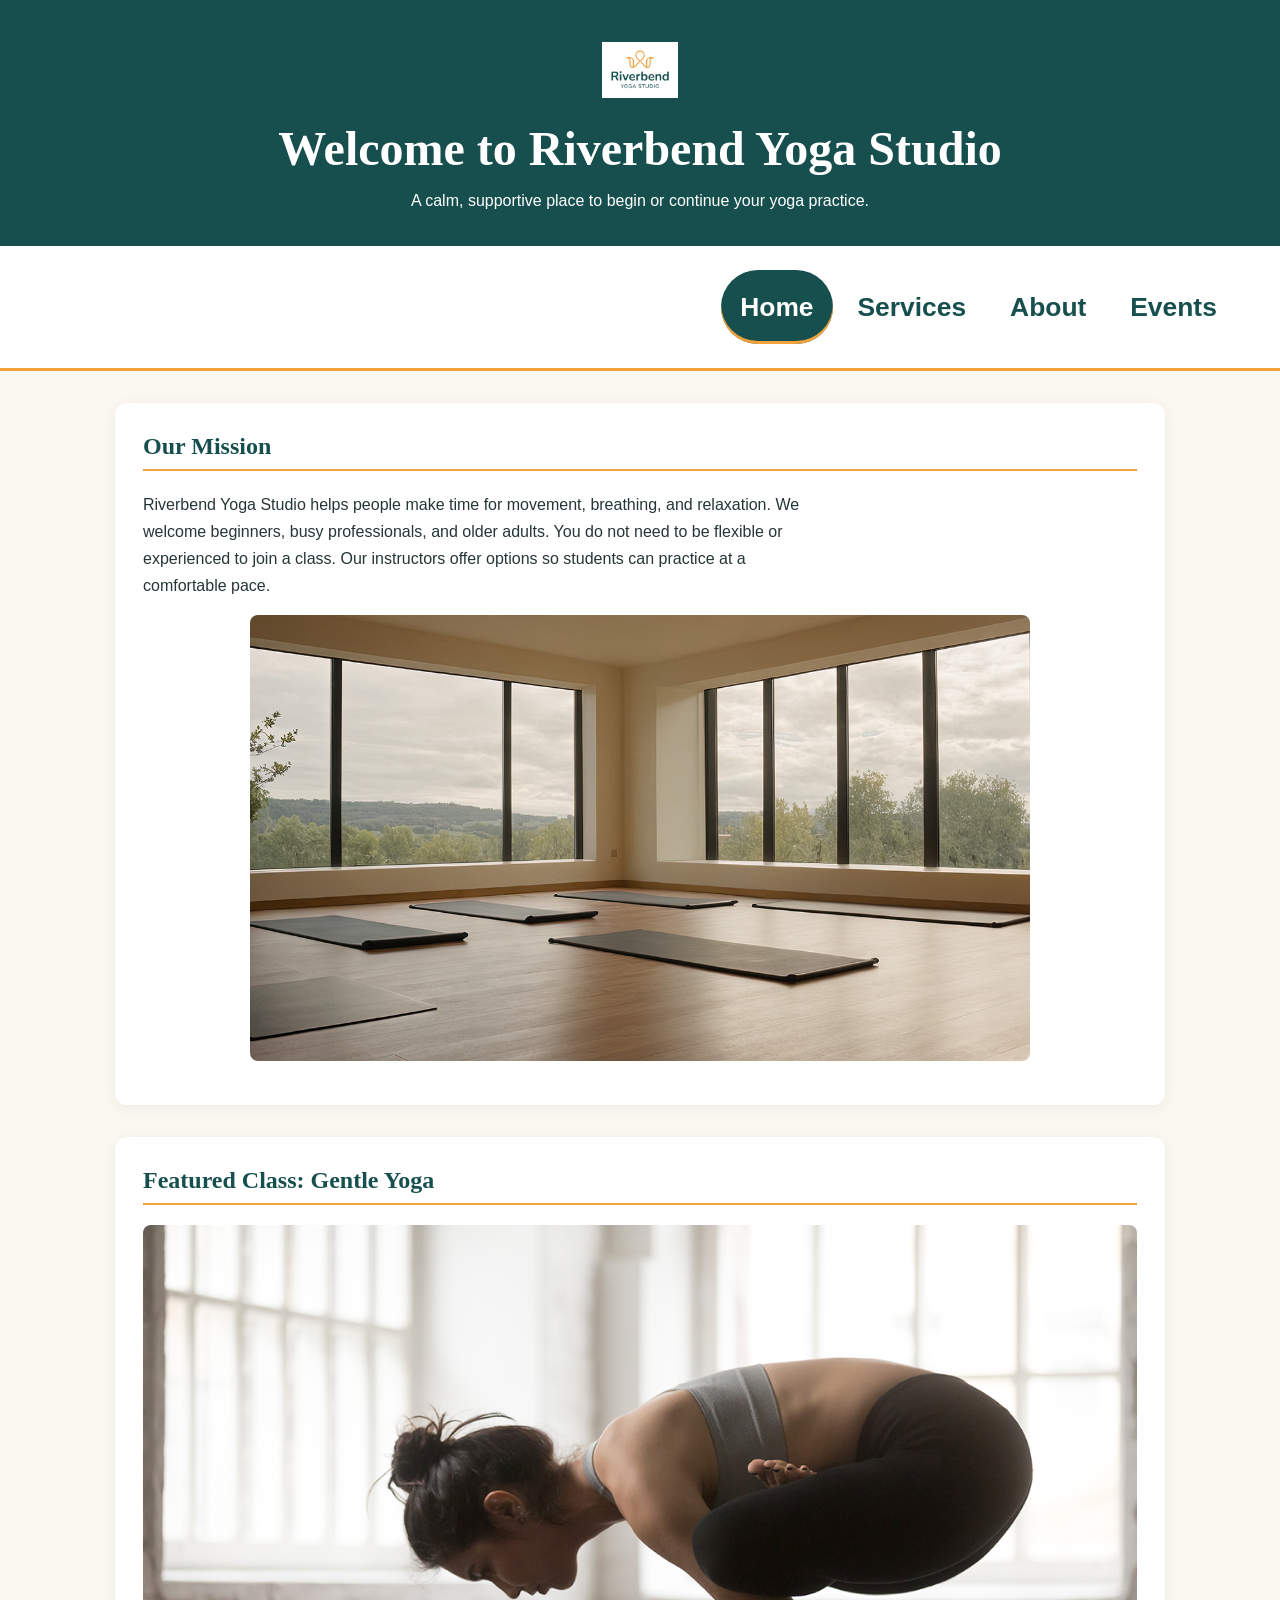
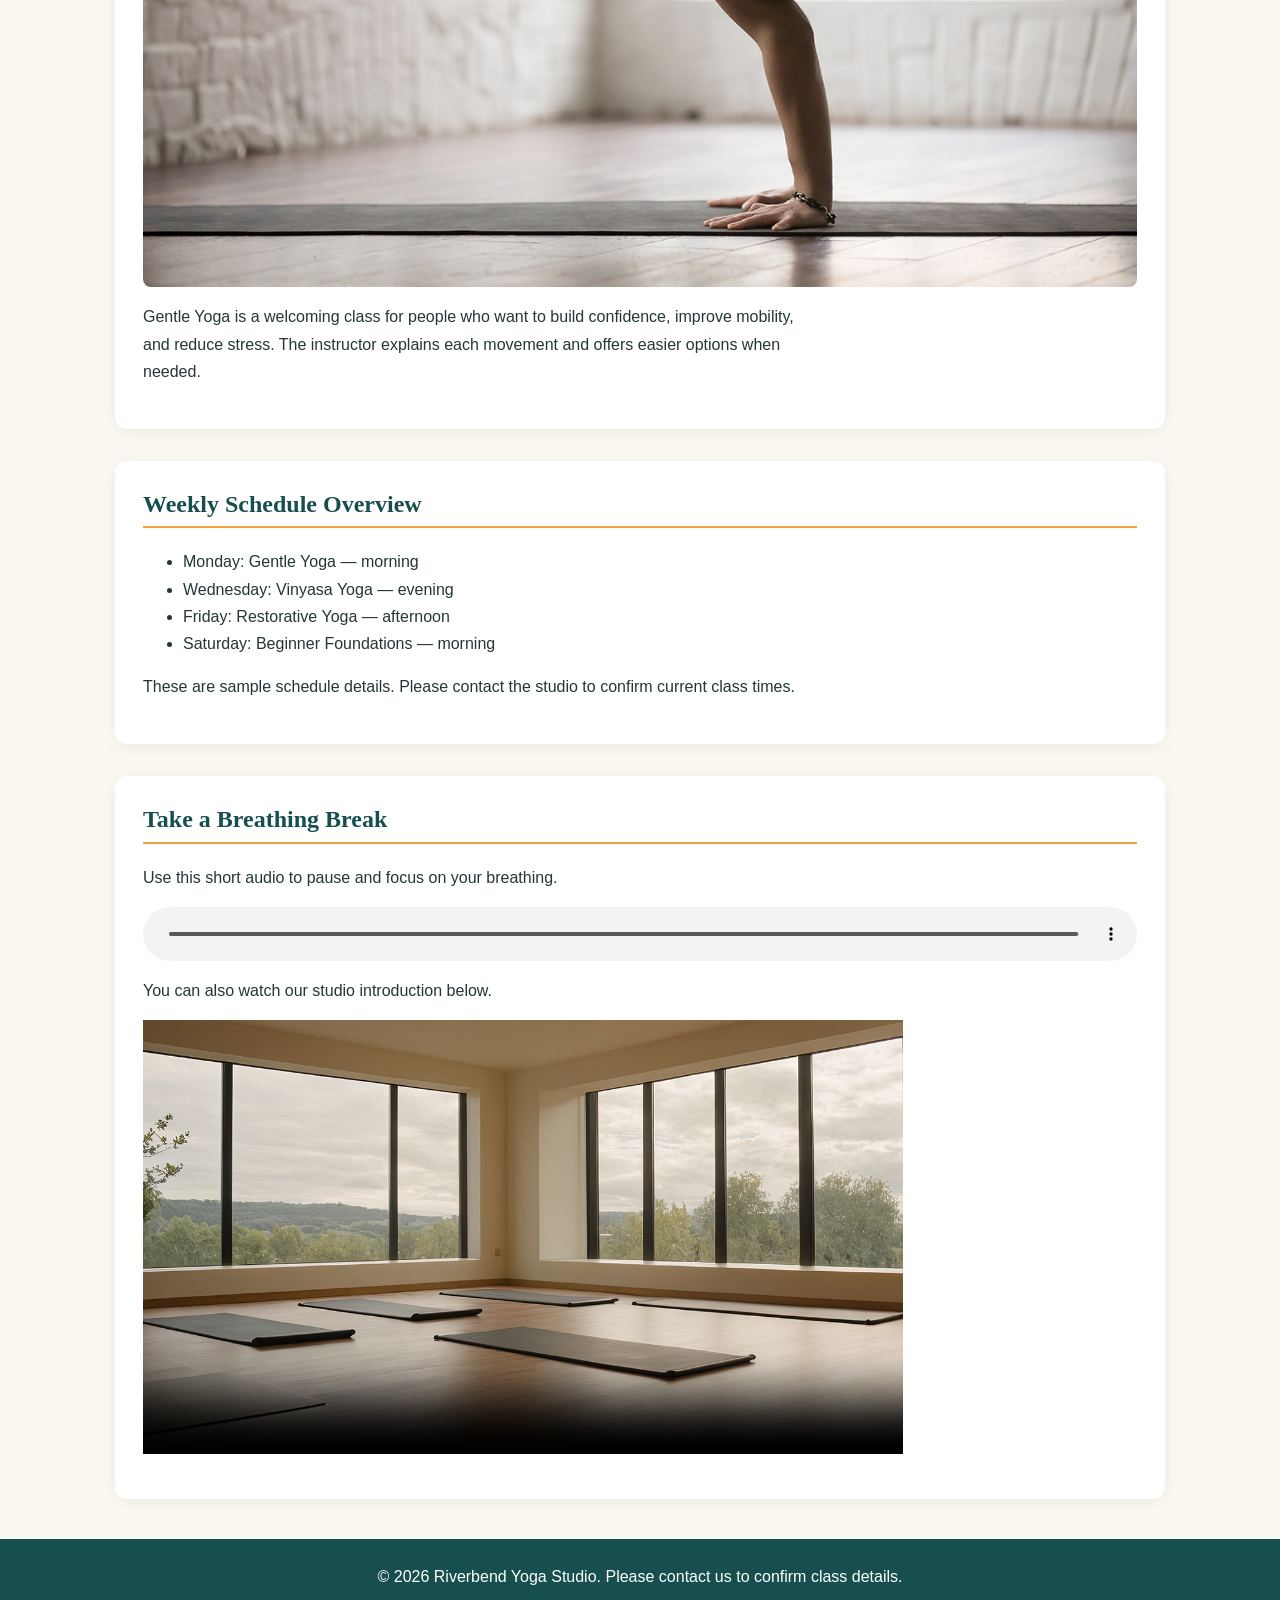
<file: index.html>
<!DOCTYPE html>
<html lang="en">
<head>
    <meta charset="UTF-8">
    <meta name="viewport" content="width=device-width, initial-scale=1.0">
    <title>Riverbend Yoga Studio | Home</title>
    <link rel="stylesheet" href="styles.css">
</head>
<body>
    <header>
        <img class="studio-logo" src="images/yoga-logo_c.png" alt="Riverbend Yoga Studio logo">
        <h1>Welcome to Riverbend Yoga Studio</h1>
        <p>A calm, supportive place to begin or continue your yoga practice.</p>
    </header>

    <nav aria-label="Main navigation">
        <ul>
            <li><a href="index.html" aria-current="page">Home</a></li>
            <li><a href="services.html">Services</a></li>
            <li><a href="about.html">About</a></li>
            <li><a href="events.html">Events</a></li>
        </ul>
    </nav>

    <main>
        <section>
            <h2>Our Mission</h2>
            <p>Riverbend Yoga Studio helps people make time for movement, breathing, and relaxation. We welcome beginners, busy professionals, and older adults. You do not need to be flexible or experienced to join a class. Our instructors offer options so students can practice at a comfortable pace.</p>
            <img src="images/yoga-studio_c.png" alt="A quiet yoga studio with mats arranged near large windows">
        </section>

        <section>
            <h2>Featured Class: Gentle Yoga</h2>
            <picture>
                <source media="(max-width: 600px)" srcset="images/yoga-feature-small_c.png">
                <source media="(min-width: 601px)" srcset="images/yoga-feature-large_c.png">
                <img src="images/yoga-feature-large_c.png" alt="A yoga student balancing carefully on her hands on a mat">
            </picture>
            <p>Gentle Yoga is a welcoming class for people who want to build confidence, improve mobility, and reduce stress. The instructor explains each movement and offers easier options when needed.</p>
        </section>

        <section>
            <h2>Weekly Schedule Overview</h2>
            <ul>
                <li>Monday: Gentle Yoga — morning</li>
                <li>Wednesday: Vinyasa Yoga — evening</li>
                <li>Friday: Restorative Yoga — afternoon</li>
                <li>Saturday: Beginner Foundations — morning</li>
            </ul>
            <p>These are sample schedule details. Please contact the studio to confirm current class times.</p>
        </section>

        <section>
            <h2>Take a Breathing Break</h2>
            <p>Use this short audio to pause and focus on your breathing.</p>
            <audio controls>
                <source src="images/yoga-breathing_c.mp3" type="audio/mpeg">
                Your browser does not support the audio element. Please contact Riverbend Yoga Studio for an alternative breathing exercise.
            </audio>
            <p>You can also watch our studio introduction below.</p>
            <video controls width="480" poster="images/yoga-studio_c.png">
                <source src="images/yoga-intro_c.mp4" type="video/mp4">
                Your browser does not support this video. Please contact us for information about the studio.
            </video>
        </section>
    </main>

    <footer>
        <p>&copy; 2026 Riverbend Yoga Studio. Please contact us to confirm class details.</p>
    </footer>
</body>
</html>
</file>
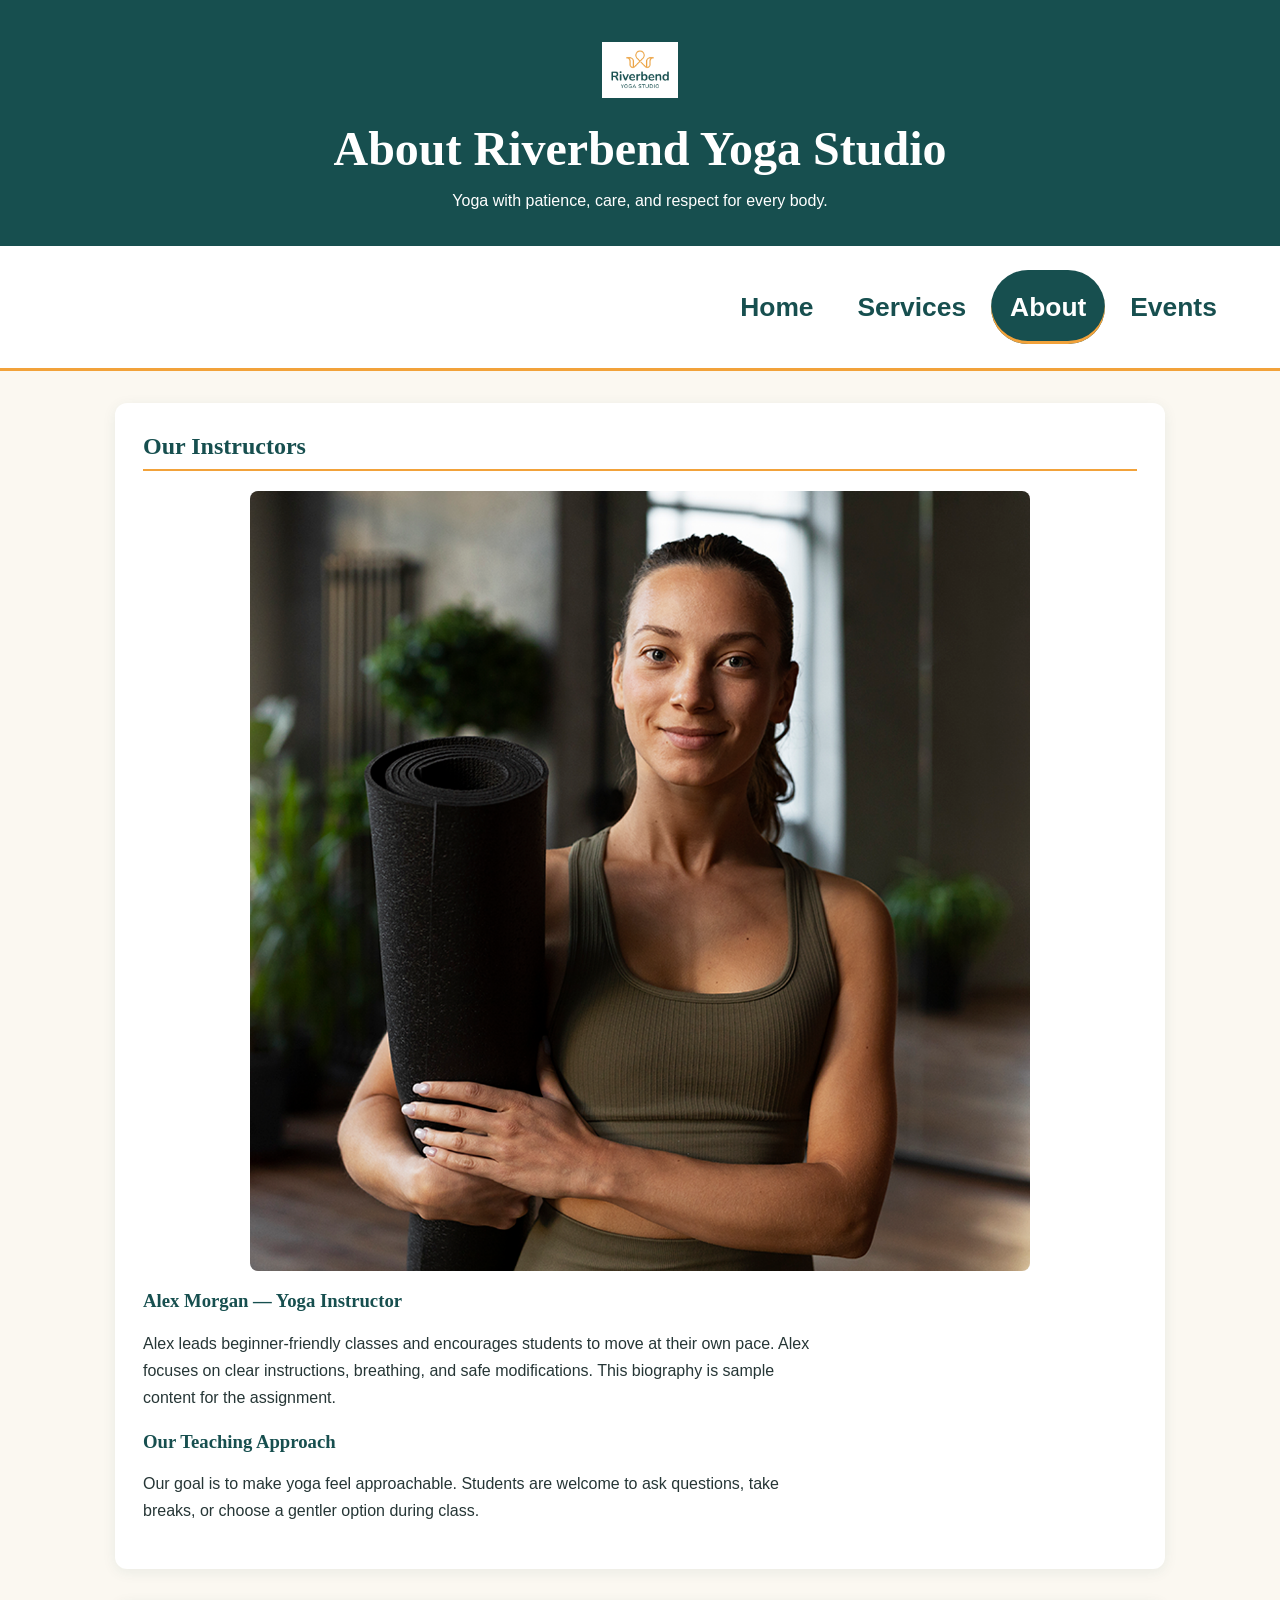
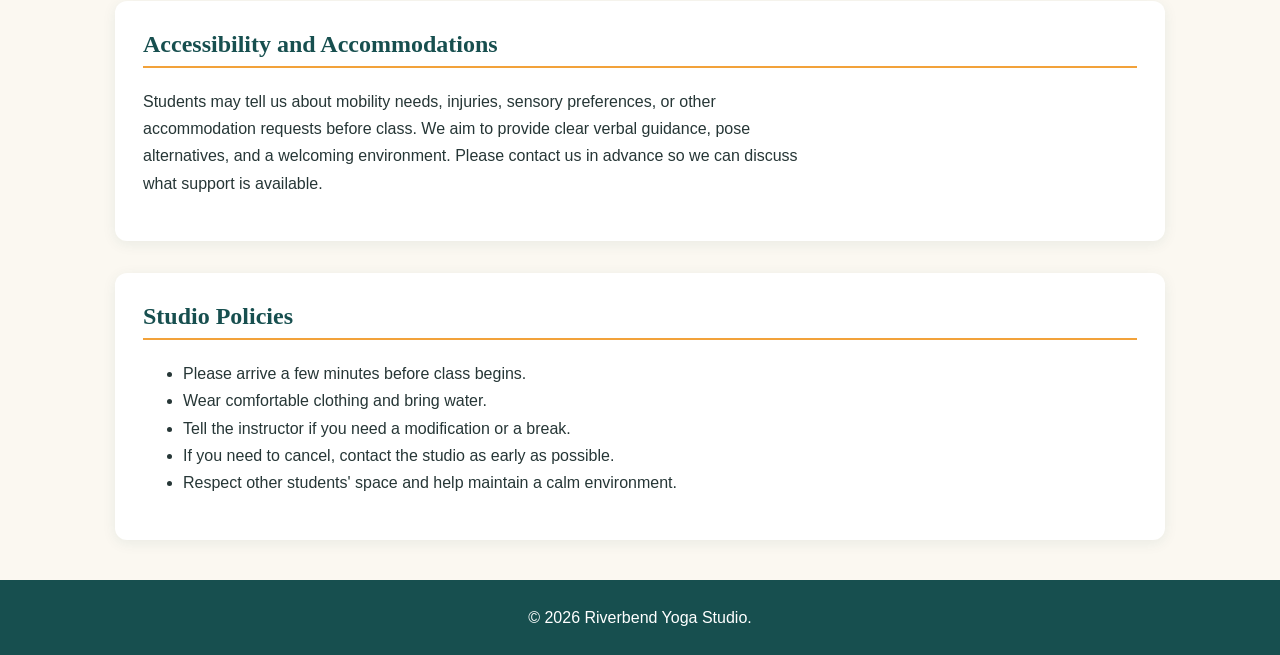
<file: about.html>
<!DOCTYPE html>
<html lang="en">
<head>
    <meta charset="UTF-8">
    <meta name="viewport" content="width=device-width, initial-scale=1.0">
    <title>Riverbend Yoga Studio | About</title>
    <link rel="stylesheet" href="styles.css">
</head>
<body>
    <header>
        <img class="studio-logo" src="images/yoga-logo_c.png" alt="Riverbend Yoga Studio logo">
        <h1>About Riverbend Yoga Studio</h1>
        <p>Yoga with patience, care, and respect for every body.</p>
    </header>

    <nav aria-label="Main navigation">
        <ul>
            <li><a href="index.html">Home</a></li>
            <li><a href="services.html">Services</a></li>
            <li><a href="about.html" aria-current="page">About</a></li>
            <li><a href="events.html">Events</a></li>
        </ul>
    </nav>

    <main>
        <section>
            <h2>Our Instructors</h2>
            <img src="images/yoga-instructor_c.png" alt="Riverbend yoga instructor smiling while holding a rolled yoga mat">
            <h3>Alex Morgan — Yoga Instructor</h3>
            <p>Alex leads beginner-friendly classes and encourages students to move at their own pace. Alex focuses on clear instructions, breathing, and safe modifications. This biography is sample content for the assignment.</p>
            <h3>Our Teaching Approach</h3>
            <p>Our goal is to make yoga feel approachable. Students are welcome to ask questions, take breaks, or choose a gentler option during class.</p>
        </section>

        <section>
            <h2>Accessibility and Accommodations</h2>
            <p>Students may tell us about mobility needs, injuries, sensory preferences, or other accommodation requests before class. We aim to provide clear verbal guidance, pose alternatives, and a welcoming environment. Please contact us in advance so we can discuss what support is available.</p>
        </section>

        <section>
            <h2>Studio Policies</h2>
            <ul>
                <li>Please arrive a few minutes before class begins.</li>
                <li>Wear comfortable clothing and bring water.</li>
                <li>Tell the instructor if you need a modification or a break.</li>
                <li>If you need to cancel, contact the studio as early as possible.</li>
                <li>Respect other students' space and help maintain a calm environment.</li>
            </ul>
        </section>
    </main>

    <footer>
        <p>&copy; 2026 Riverbend Yoga Studio.</p>
    </footer>
</body>
</html>
</file>
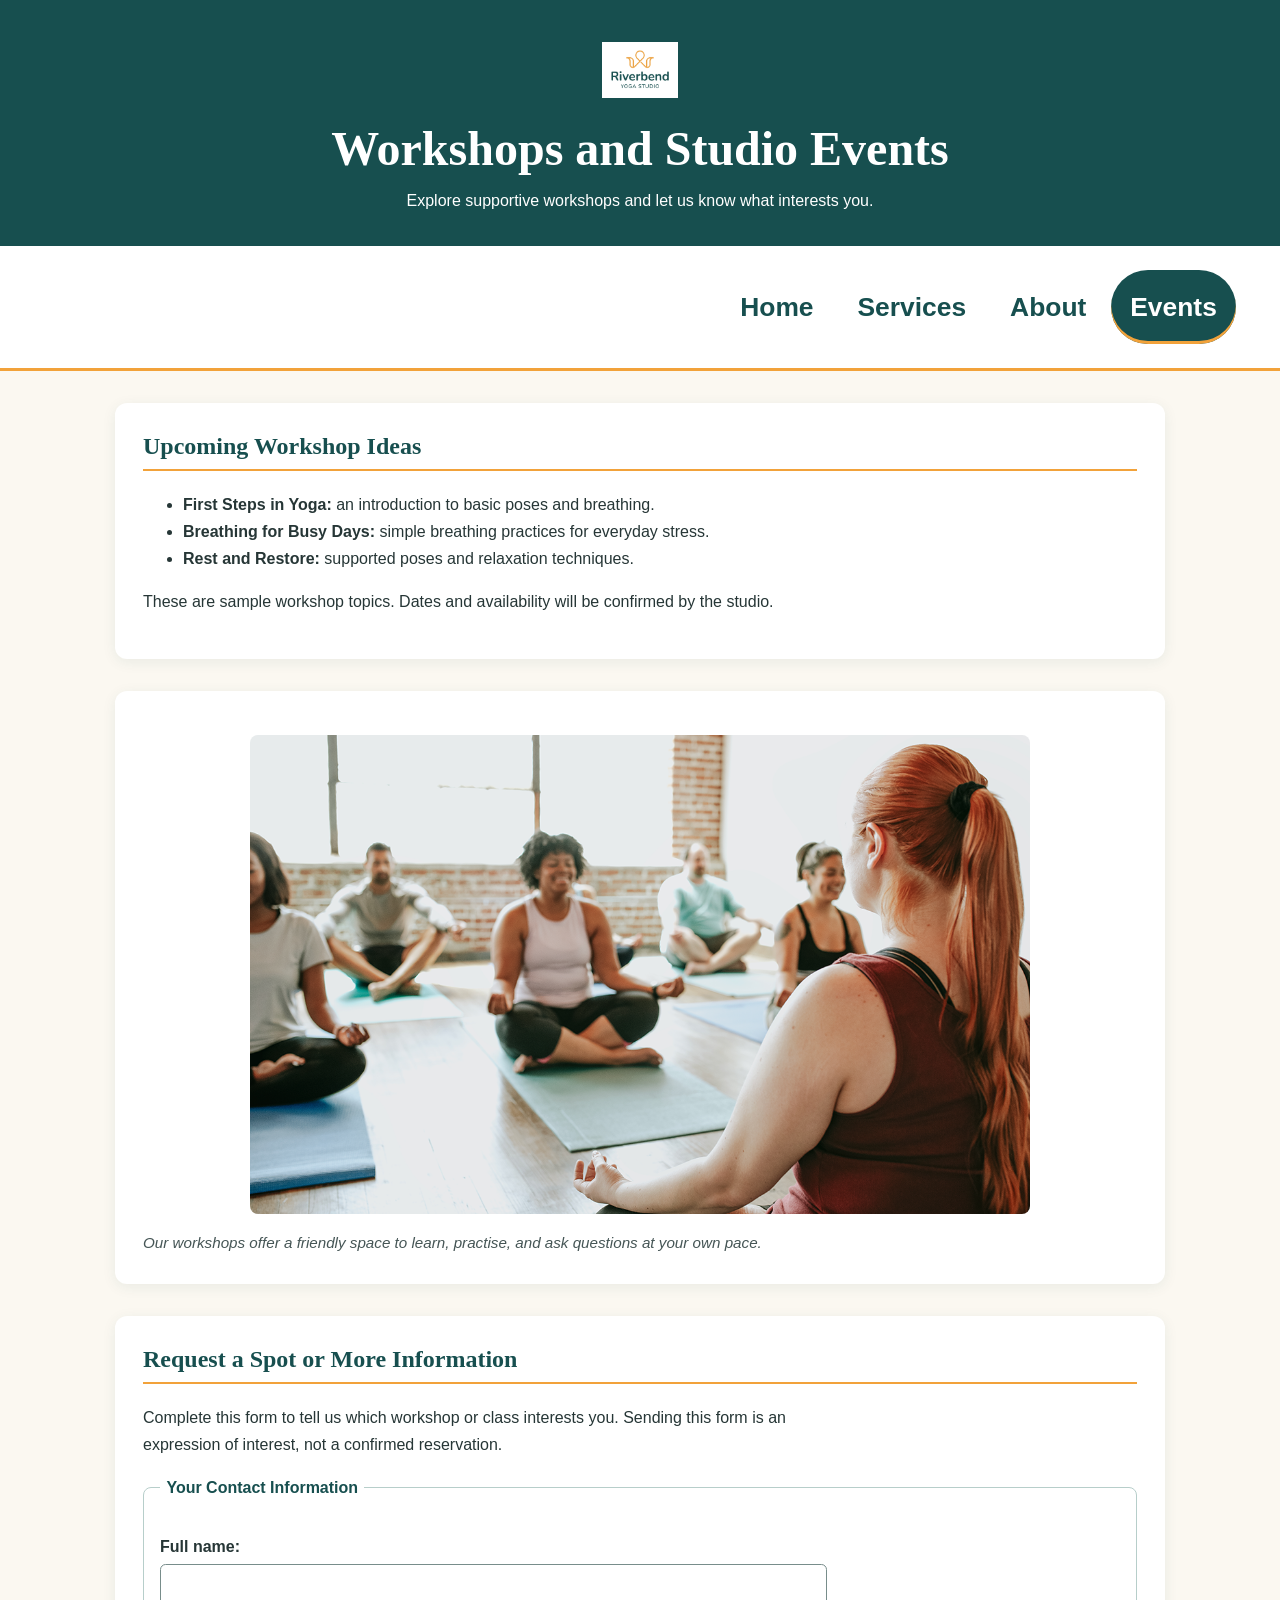
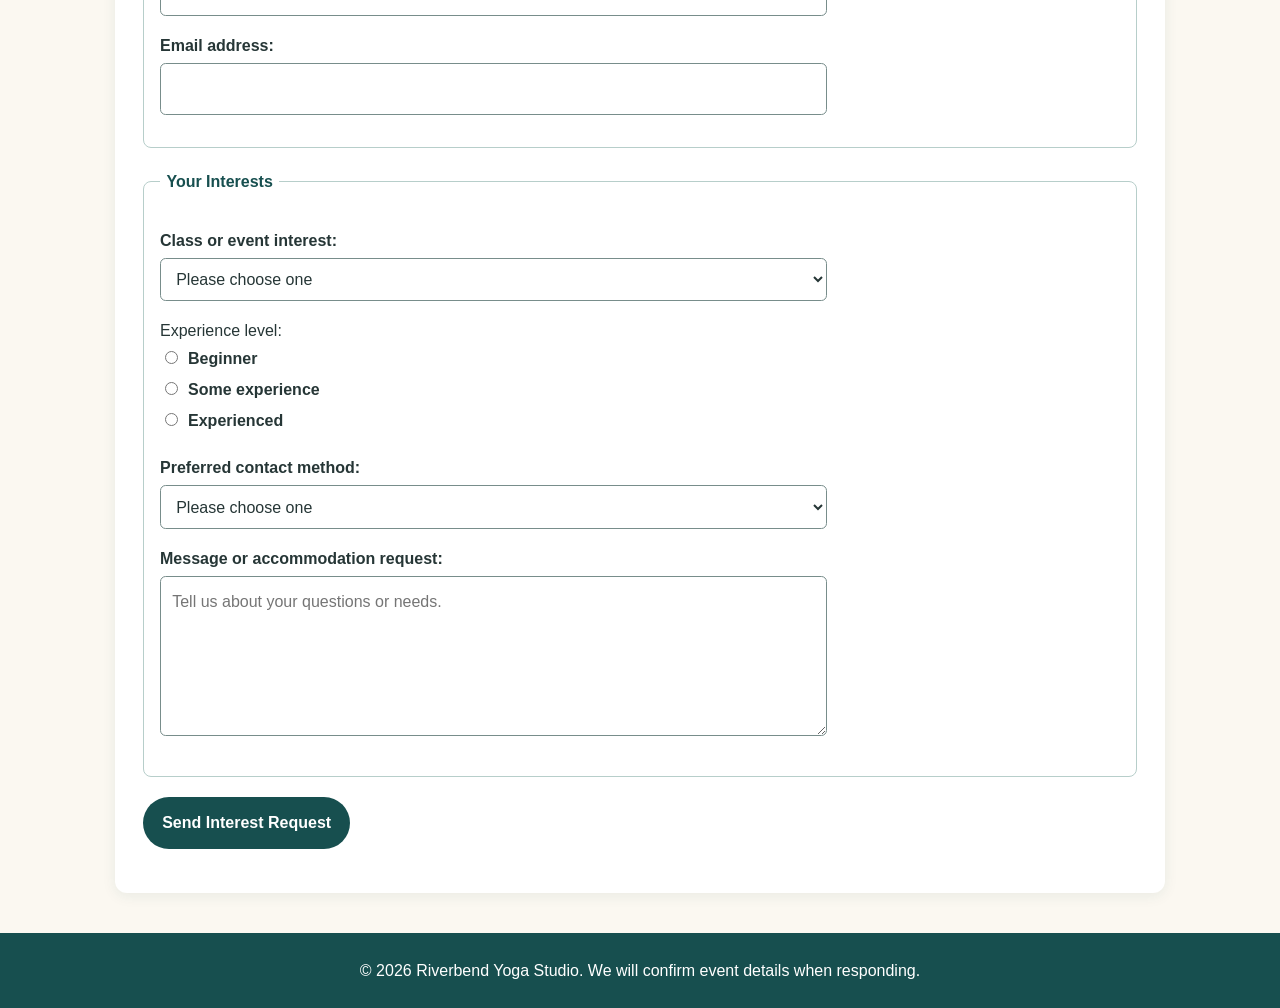
<file: events.html>
<!DOCTYPE html>
<html lang="en">
<head>
    <meta charset="UTF-8">
    <meta name="viewport" content="width=device-width, initial-scale=1.0">
    <title>Riverbend Yoga Studio | Events</title>
    <link rel="stylesheet" href="styles.css">
</head>
<body>
    <header>
         <img class="studio-logo" src="images/yoga-logo_c.png" alt="Riverbend Yoga Studio logo">
        <h1>Workshops and Studio Events</h1>
        <p>Explore supportive workshops and let us know what interests you.</p>
    </header>

    <nav aria-label="Main navigation">
        <ul>
            <li><a href="index.html">Home</a></li>
            <li><a href="services.html">Services</a></li>
            <li><a href="about.html">About</a></li>
            <li><a href="events.html" aria-current="page">Events</a></li>
        </ul>
    </nav>

    <main>
        <section>
            <h2>Upcoming Workshop Ideas</h2>
            <ul>
                <li><strong>First Steps in Yoga:</strong> an introduction to basic poses and breathing.</li>
                <li><strong>Breathing for Busy Days:</strong> simple breathing practices for everyday stress.</li>
                <li><strong>Rest and Restore:</strong> supported poses and relaxation techniques.</li>
            </ul>
            <p>These are sample workshop topics. Dates and availability will be confirmed by the studio.</p>
        </section>

        <figure>
            <img src="images/yoga-workshop_c.png" alt="A yoga instructor guiding a small group of students during a workshop">
            <figcaption>Our workshops offer a friendly space to learn, practise, and ask questions at your own pace.</figcaption>
        </figure>

        <section>
            <h2>Request a Spot or More Information</h2>
            <p>Complete this form to tell us which workshop or class interests you. Sending this form is an expression of interest, not a confirmed reservation.</p>
            <form action="#" method="get">
                <fieldset>
                    <legend>Your Contact Information</legend>

                    <p>
                        <label for="name">Full name:</label><br>
                        <input type="text" id="name" name="name" autocomplete="name" required>
                    </p>

                    <p>
                        <label for="email">Email address:</label><br>
                        <input type="email" id="email" name="email" autocomplete="email" required>
                    </p>
                </fieldset>

                <fieldset>
                    <legend>Your Interests</legend>

                    <p>
                        <label for="interest">Class or event interest:</label><br>
                        <select id="interest" name="interest" required>
                            <option value="">Please choose one</option>
                            <option value="gentle-yoga">Gentle Yoga</option>
                            <option value="vinyasa-yoga">Vinyasa Yoga</option>
                            <option value="restorative-yoga">Restorative Yoga</option>
                            <option value="first-steps-workshop">First Steps in Yoga workshop</option>
                            <option value="breathing-workshop">Breathing for Busy Days workshop</option>
                            <option value="rest-and-restore">Rest and Restore workshop</option>
                            <option value="private-session">Private session</option>
                        </select>
                    </p>

                    <p> <span>Experience level:</span><br>
                        <input type="radio" id="beginner" name="experience" value="beginner" required>
                        <label for="beginner">Beginner</label><br>
                        <input type="radio" id="some-experience" name="experience" value="some-experience">
                        <label for="some-experience">Some experience</label><br>
                        <input type="radio" id="experienced" name="experience" value="experienced">
                        <label for="experienced">Experienced</label>
                    </p>

                    <p>
                        <label for="contact-method">Preferred contact method:</label><br>
                        <select id="contact-method" name="contact-method" required>
                            <option value="">Please choose one</option>
                            <option value="email">Email</option>
                            <option value="phone">Phone</option>
                        </select>
                    </p>

                    <p>
                        <label for="message">Message or accommodation request:</label><br>
                        <textarea id="message" name="message" rows="5" maxlength="1000" placeholder="Tell us about your questions or needs."></textarea>
                    </p>
                </fieldset>

                <p><button type="submit">Send Interest Request</button></p>
            </form>
        </section>
    </main>

    <footer>
        <p>&copy; 2026 Riverbend Yoga Studio. We will confirm event details when responding.</p>
    </footer>
</body>
</html>
</file>
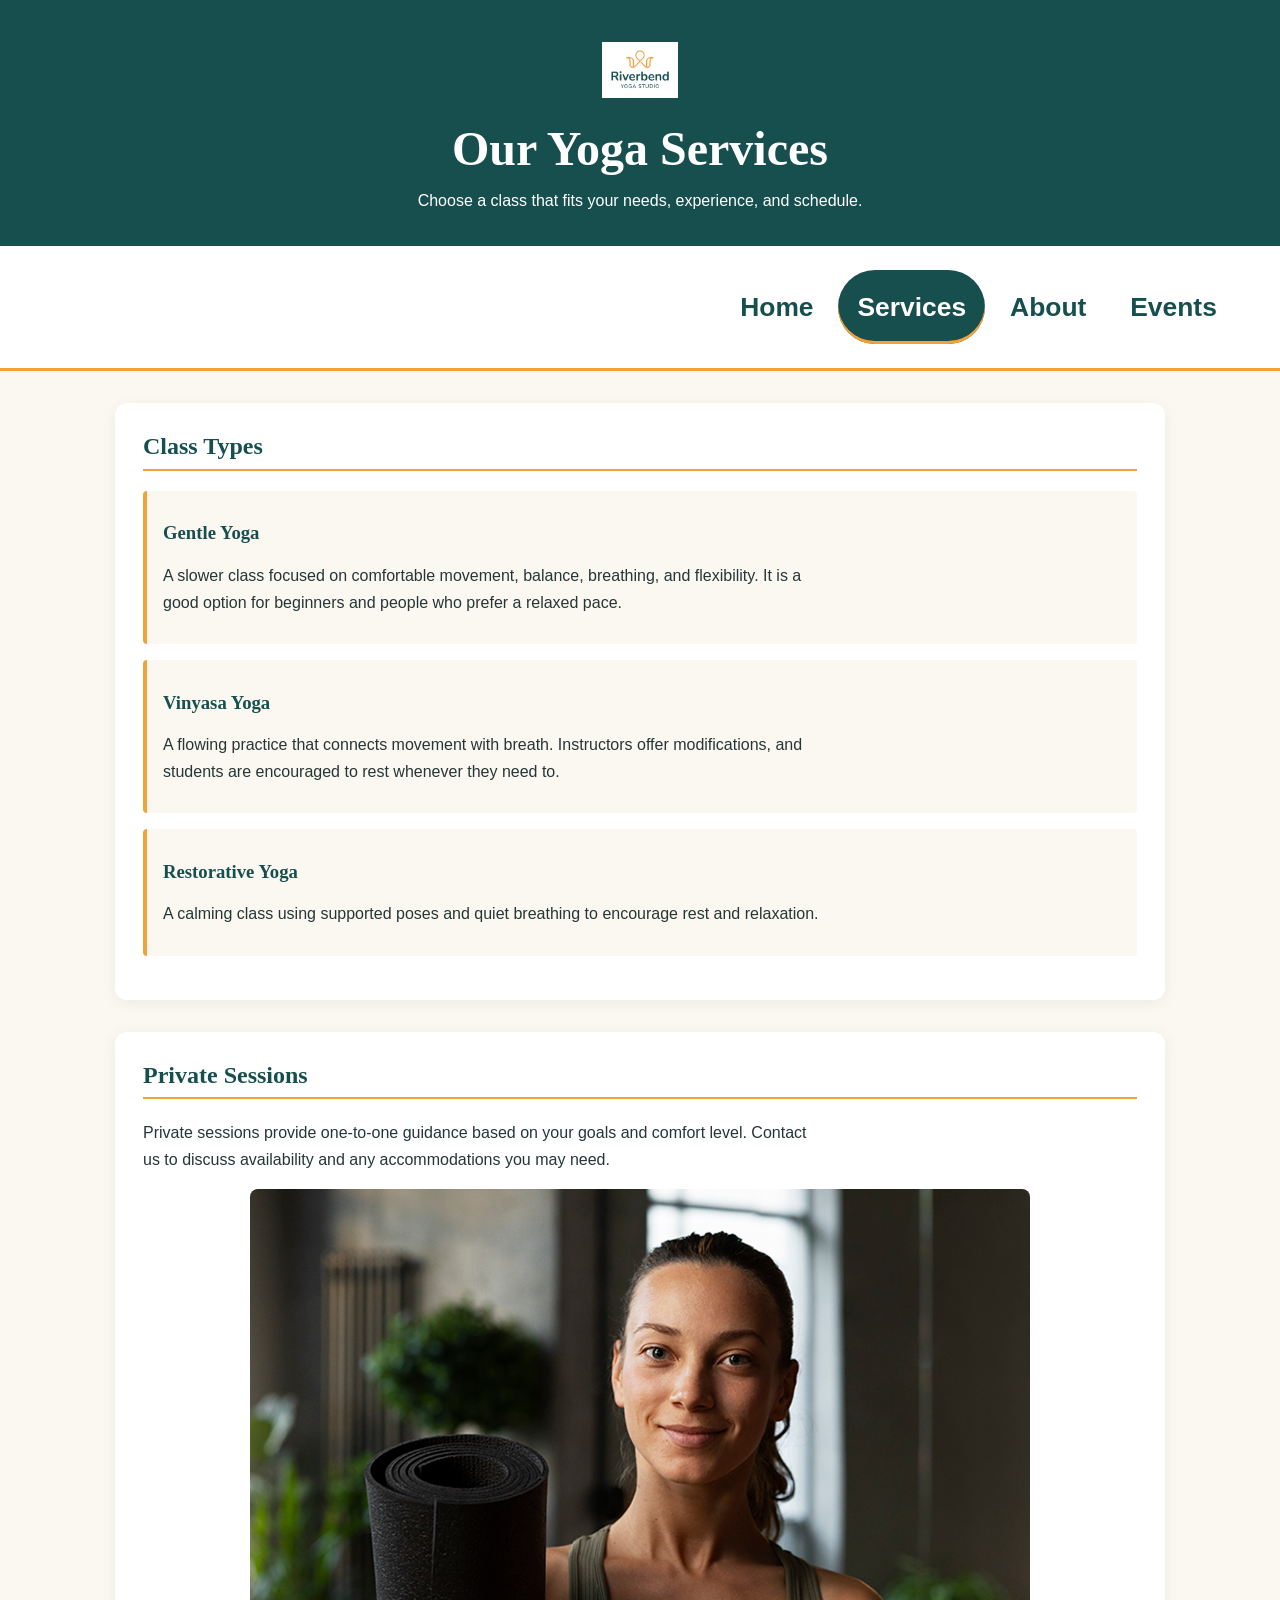
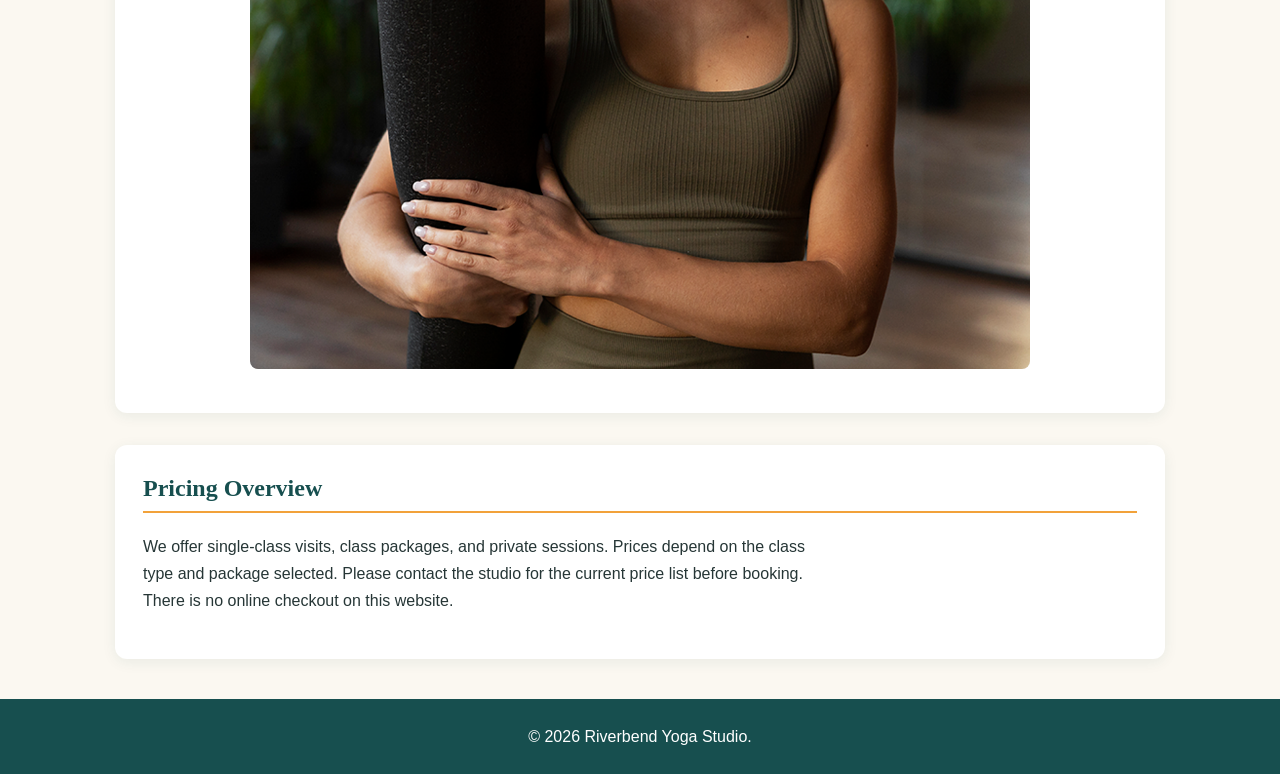
<file: services.html>
<!DOCTYPE html>
<html lang="en">
<head>
    <meta charset="UTF-8">
    <meta name="viewport" content="width=device-width, initial-scale=1.0">
    <title>Riverbend Yoga Studio | Services</title>
    <link rel="stylesheet" href="styles.css">
</head>
<body>
    <header>
         <img class="studio-logo" src="images/yoga-logo_c.png" alt="Riverbend Yoga Studio logo">
        <h1>Our Yoga Services</h1>
        <p>Choose a class that fits your needs, experience, and schedule.</p>
    </header>

    <nav aria-label="Main navigation">
        <ul>
            <li><a href="index.html">Home</a></li>
            <li><a href="services.html" aria-current="page">Services</a></li>
            <li><a href="about.html">About</a></li>
            <li><a href="events.html">Events</a></li>
        </ul>
    </nav>

    <main>
        <section>
            <h2>Class Types</h2>
            <article>
                <h3>Gentle Yoga</h3>
                <p>A slower class focused on comfortable movement, balance, breathing, and flexibility. It is a good option for beginners and people who prefer a relaxed pace.</p>
            </article>
            <article>
                <h3>Vinyasa Yoga</h3>
                <p>A flowing practice that connects movement with breath. Instructors offer modifications, and students are encouraged to rest whenever they need to.</p>
            </article>
            <article>
                <h3>Restorative Yoga</h3>
                <p>A calming class using supported poses and quiet breathing to encourage rest and relaxation.</p>
            </article>
        </section>

        <section>
            <h2>Private Sessions</h2>
            <p>Private sessions provide one-to-one guidance based on your goals and comfort level. Contact us to discuss availability and any accommodations you may need.</p>
            <img src="images/yoga-instructor_c.png" alt="Yoga instructor holding a rolled yoga mat in the studio">
        </section>

        <section>
            <h2>Pricing Overview</h2>
            <p>We offer single-class visits, class packages, and private sessions. Prices depend on the class type and package selected. Please contact the studio for the current price list before booking. There is no online checkout on this website.</p>
        </section>
    </main>

    <footer>
        <p>&copy; 2026 Riverbend Yoga Studio.</p>
    </footer>
</body>
</html>
</file>
<file: styles.css>
/* Riverbend Yoga Studio — Touchstone 3 visual design
   Touchstone 2 content and page filenames are preserved. */
:root {
    --teal: #174f4f;
    --orange: #f2a23a;
    --cream: #fbf8f1;
    --ink: #263636;
    --white: #ffffff;
}

* {
    box-sizing: border-box;
}

html {
    scroll-behavior: smooth;
}

body {
    margin: 0;
    background: var(--cream);
    color: var(--ink);
    font-family: Arial, Helvetica, sans-serif;
    font-size: 1rem;
    line-height: 1.7;
}

header {
    padding: 1.5rem 1rem;
    background: var(--teal);
    color: var(--white);
    text-align: center;
}

header h1 {
    margin: 0 auto 0.4rem;
    max-width: 900px;
    font-family: Georgia, "Times New Roman", serif;
    font-size: clamp(1.8rem, 5vw, 3rem);
    line-height: 1.2;
}

header p {
    max-width: 700px;
    margin: 0.6rem auto 0;
}

header .studio-logo {
    display: block;
    width: 76px;
    height: 76px;
    object-fit: contain;
    margin: 0 auto 0.75rem;
}

nav {
    background: var(--white);
    border-bottom: 3px solid var(--orange);
}

nav ul {
    display: flex;
    flex-direction: column;
    gap: 0.25rem;
    list-style: none;
    padding: 0.75rem 1rem;
    margin: 0;
}

nav a {
    display: block;
    padding: 0.7rem 1rem;
    border-radius: 999px;
    color: var(--teal);
    font-size: 1.1rem;
    font-weight: 700;
    text-decoration: none;
    transition: background-color 0.2s ease, color 0.2s ease;
}

nav a:hover,
nav a:focus {
    background: var(--teal);
    color: var(--white);
    outline-offset: 3px;
}

main {
    width: min(100% - 2rem, 1050px);
    margin: 1.5rem auto 2.5rem;
}

section,
figure {
    margin: 0 0 1.5rem;
    padding: 1.25rem;
    background: var(--white);
    border-radius: 0.75rem;
    box-shadow: 0 3px 14px rgba(23, 79, 79, 0.08);
}

h2,
h3 {
    color: var(--teal);
    font-family: Georgia, "Times New Roman", serif;
    line-height: 1.3;
}

h2 {
    margin-top: 0;
    padding-bottom: 0.4rem;
    border-bottom: 2px solid var(--orange);
}

h3 {
    margin-bottom: 0.25rem;
}

p,
li {
    max-width: 75ch;
}

img,
picture,
video,
audio {
    max-width: 100%;
}

img {
    height: auto;
    border-radius: 0.5rem;
}

picture {
    display: block;
    margin: 1rem 0;
}

picture img {
    display: block;
    width: 100%;
}

main > section > img,
figure img {
    display: block;
    width: 100%;
    margin: 1rem auto;
}

figure figcaption {
    color: #465656;
    font-size: 0.95rem;
    font-style: italic;
}

article {
    margin: 1rem 0;
    padding: 0.75rem 1rem;
    border-left: 4px solid var(--orange);
    background: var(--cream);
    border-radius: 0.25rem;
}

audio,
video {
    display: block;
    width: 100%;
    margin: 1rem 0;
}

form {
    margin-top: 1rem;
}

fieldset {
    min-width: 0;
    margin: 0 0 1.25rem;
    padding: 1rem;
    border: 1px solid #b7ceca;
    border-radius: 0.5rem;
}

legend {
    padding: 0 0.4rem;
    color: var(--teal);
    font-weight: 700;
}

label {
    display: inline-block;
    margin-bottom: 0.25rem;
    font-weight: 700;
}

input[type="text"],
input[type="email"],
select,
textarea {
    width: 100%;
    max-width: 100%;
    padding: 0.7rem;
    border: 1px solid #788d8b;
    border-radius: 0.35rem;
    background: var(--white);
    color: var(--ink);
    font: inherit;
}

input:focus,
select:focus,
textarea:focus,
button:focus {
    outline: 3px solid var(--orange);
    outline-offset: 2px;
}

input[type="radio"] {
    margin-right: 0.35rem;
    accent-color: var(--teal);
}

button {
    padding: 0.75rem 1.2rem;
    border: 0;
    border-radius: 2rem;
    background: var(--teal);
    color: var(--white);
    font: inherit;
    font-weight: 700;
    cursor: pointer;
}

button:hover {
    background: #0f3939;
}

footer {
    padding: 1.25rem 1rem;
    background: var(--teal);
    color: var(--white);
    text-align: center;
}

footer p {
    margin: 0.25rem auto;
}

footer a {
    color: var(--white);
    text-decoration-thickness: 2px;
    text-underline-offset: 3px;
}

@media (min-width: 700px) {
    header {
        padding: 2rem;
    }

    nav ul {
        flex-direction: row;
        justify-content: flex-end;
        align-items: center;
        flex-wrap: wrap;
        gap: 0.35rem;
        padding: 1.5rem 2.75rem;
        min-height: 112px;
    }

    nav a {
        padding: 0.9rem 1.2rem;
        font-size: clamp(1.05rem, 2.1vw, 1.65rem);
    }

    main {
        margin-top: 2rem;
    }

    section,
    figure {
        padding: 1.75rem;
        margin-bottom: 2rem;
    }

    main > section > img,
    figure img {
        max-width: 780px;
    }

    video {
        max-width: 760px;
    }
}


/* Current page indicator: the active navigation link is visibly highlighted */
nav a[aria-current="page"] {
    background: var(--teal);
    color: var(--white);
    box-shadow: inset 0 -3px 0 var(--orange);
}

nav a[aria-current="page"]:hover,
nav a[aria-current="page"]:focus {
    background: #0f3939;
    color: var(--white);
}
</file>
